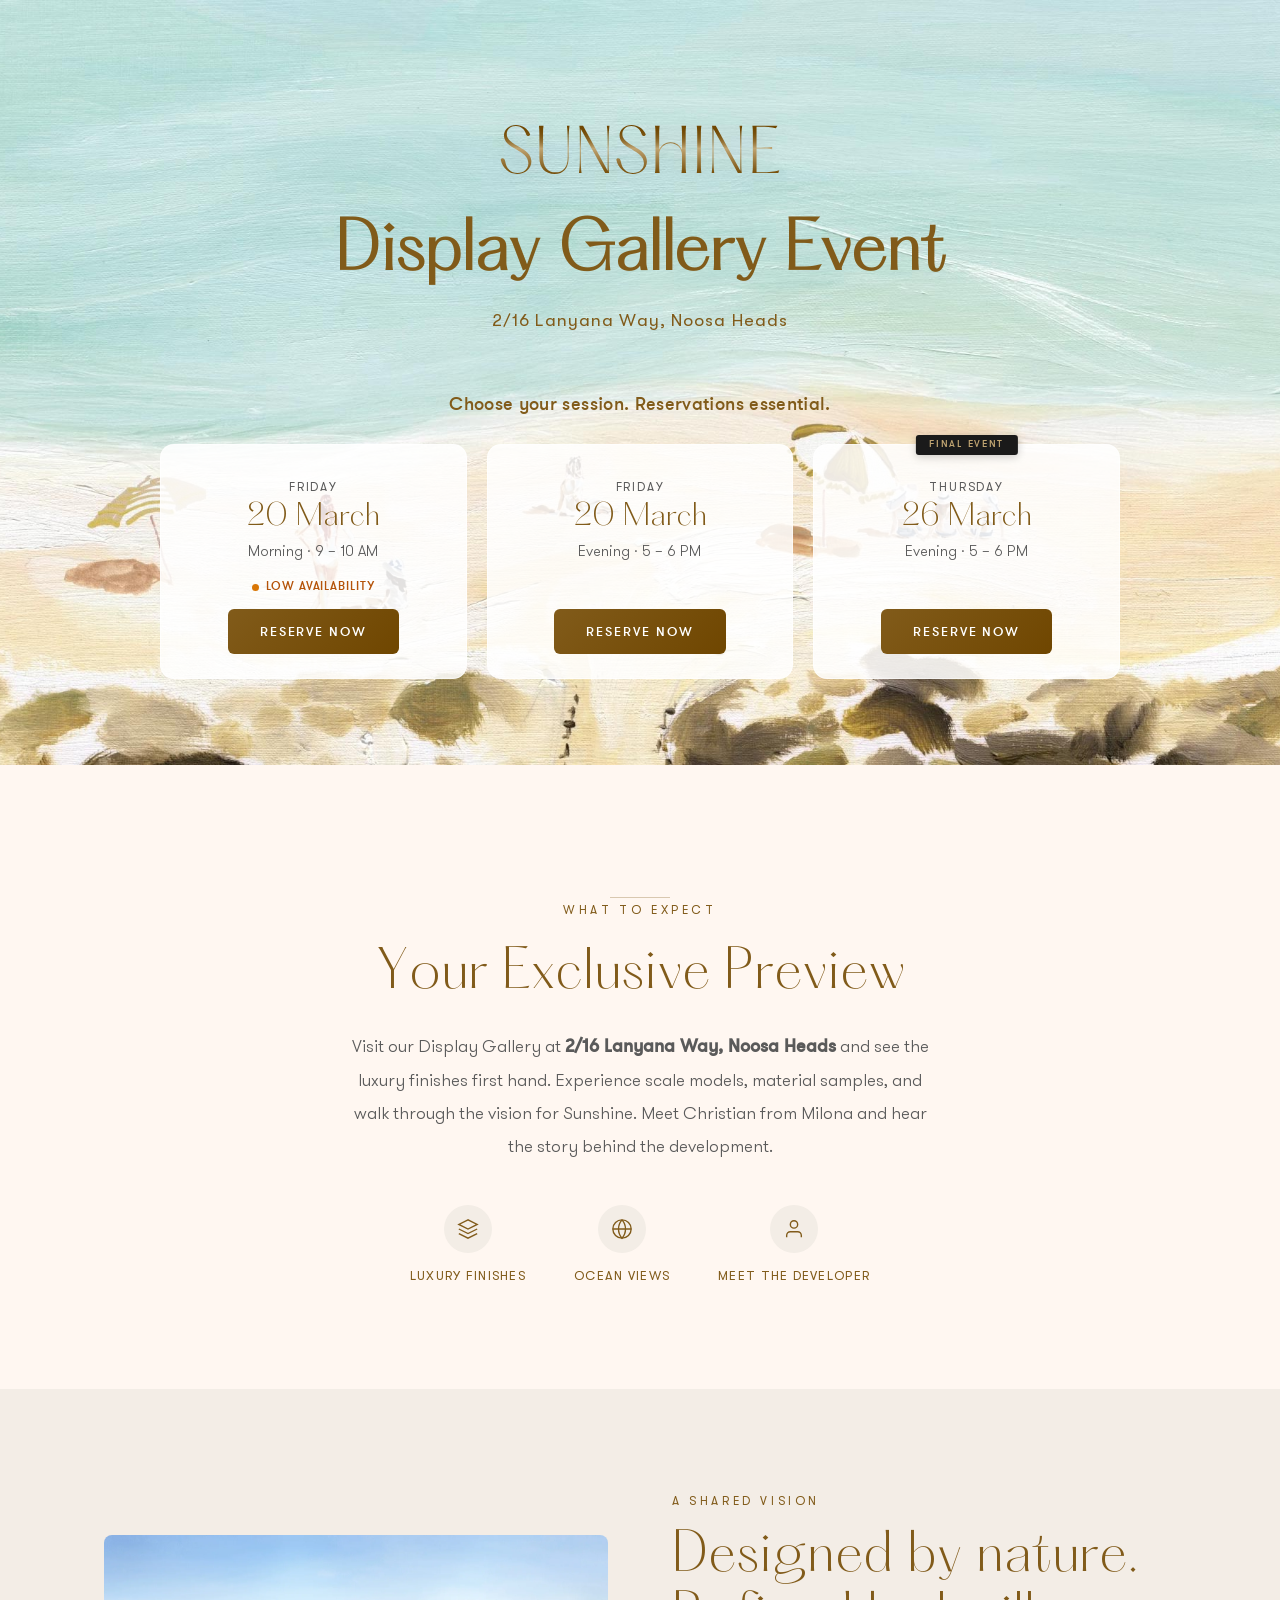
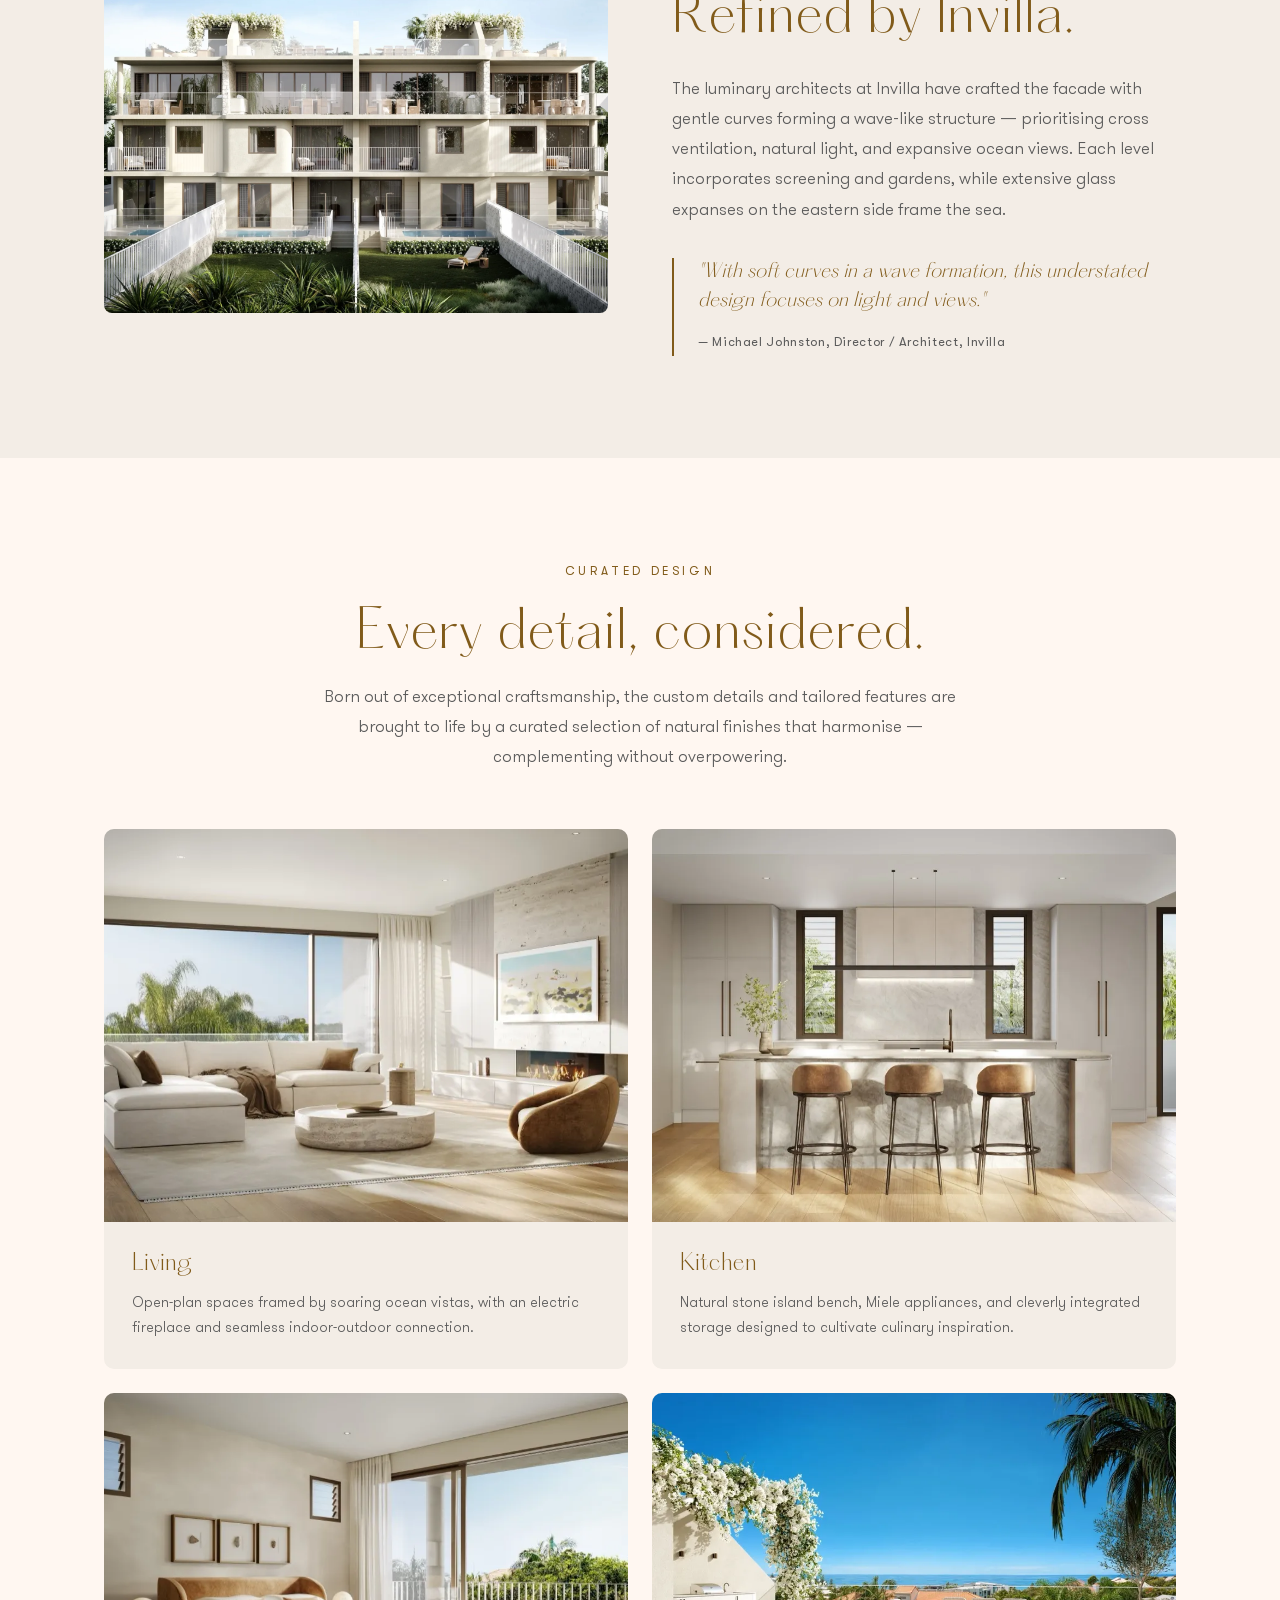
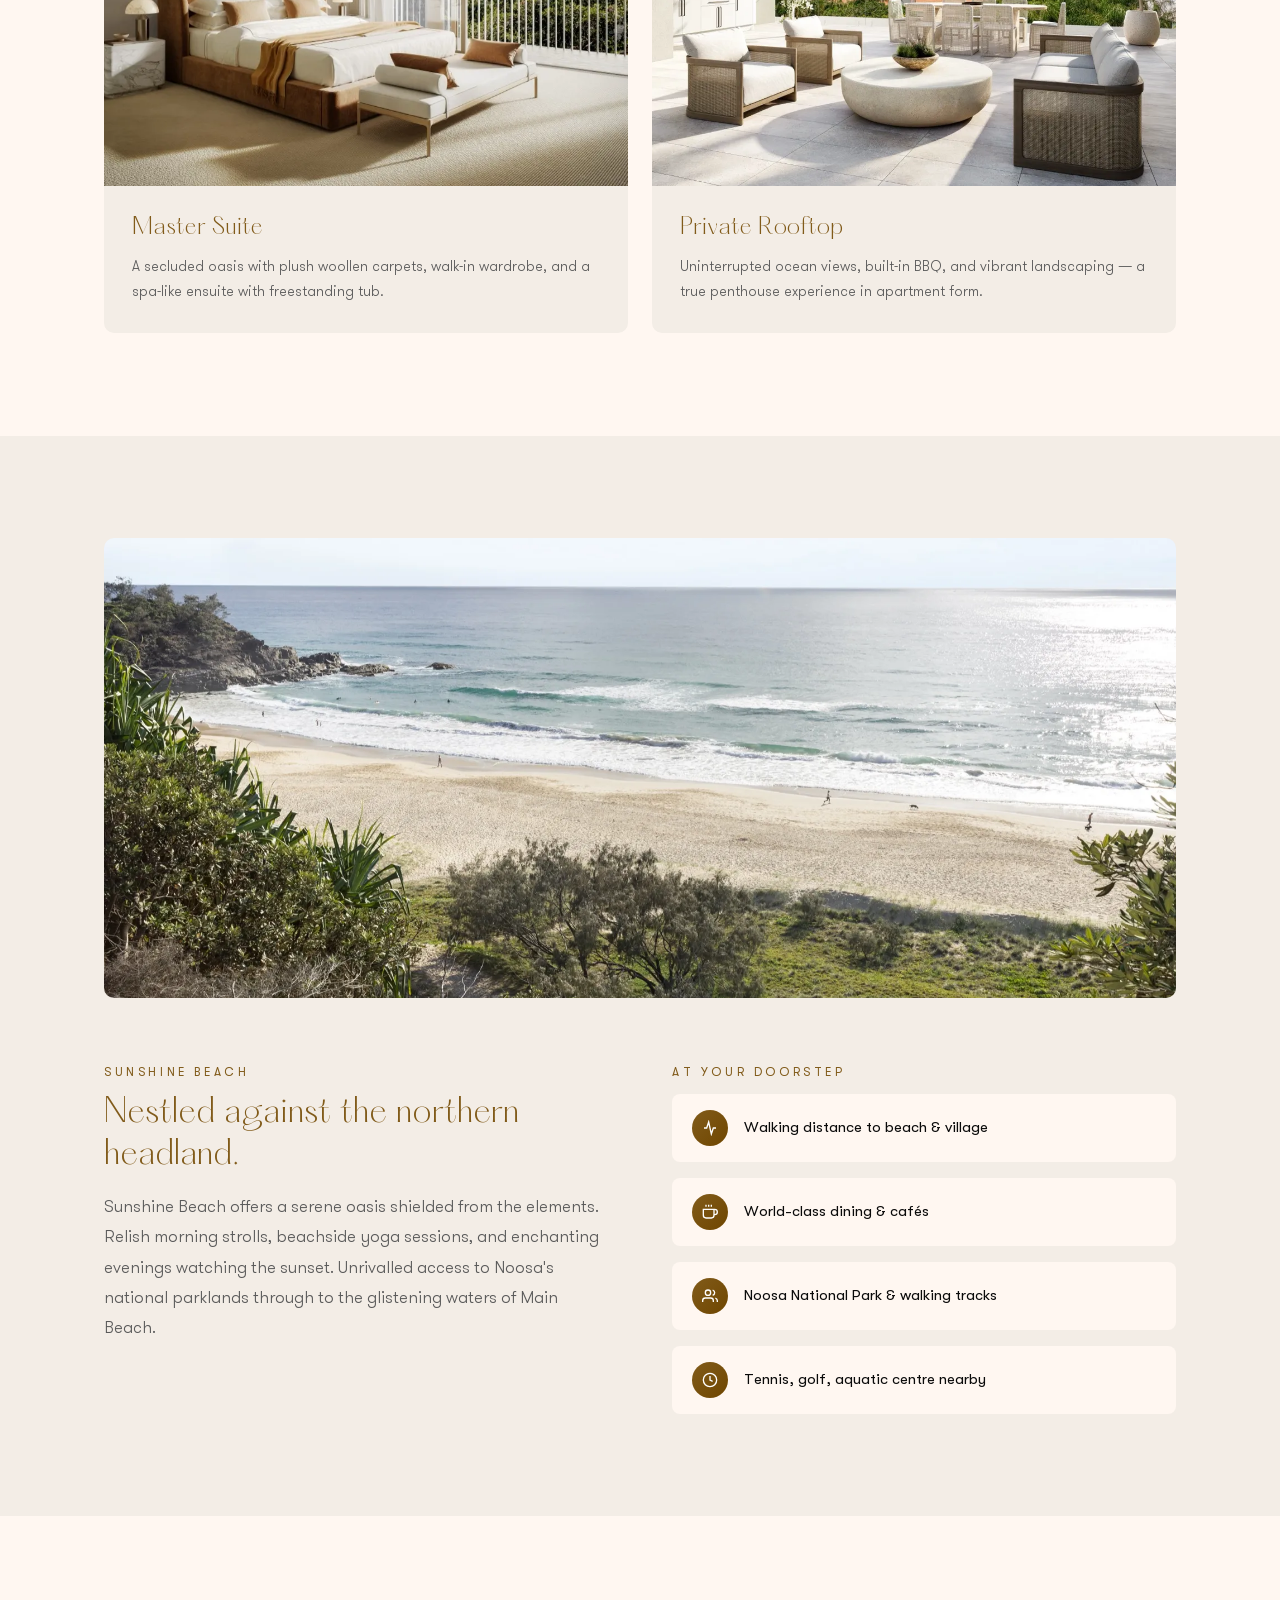
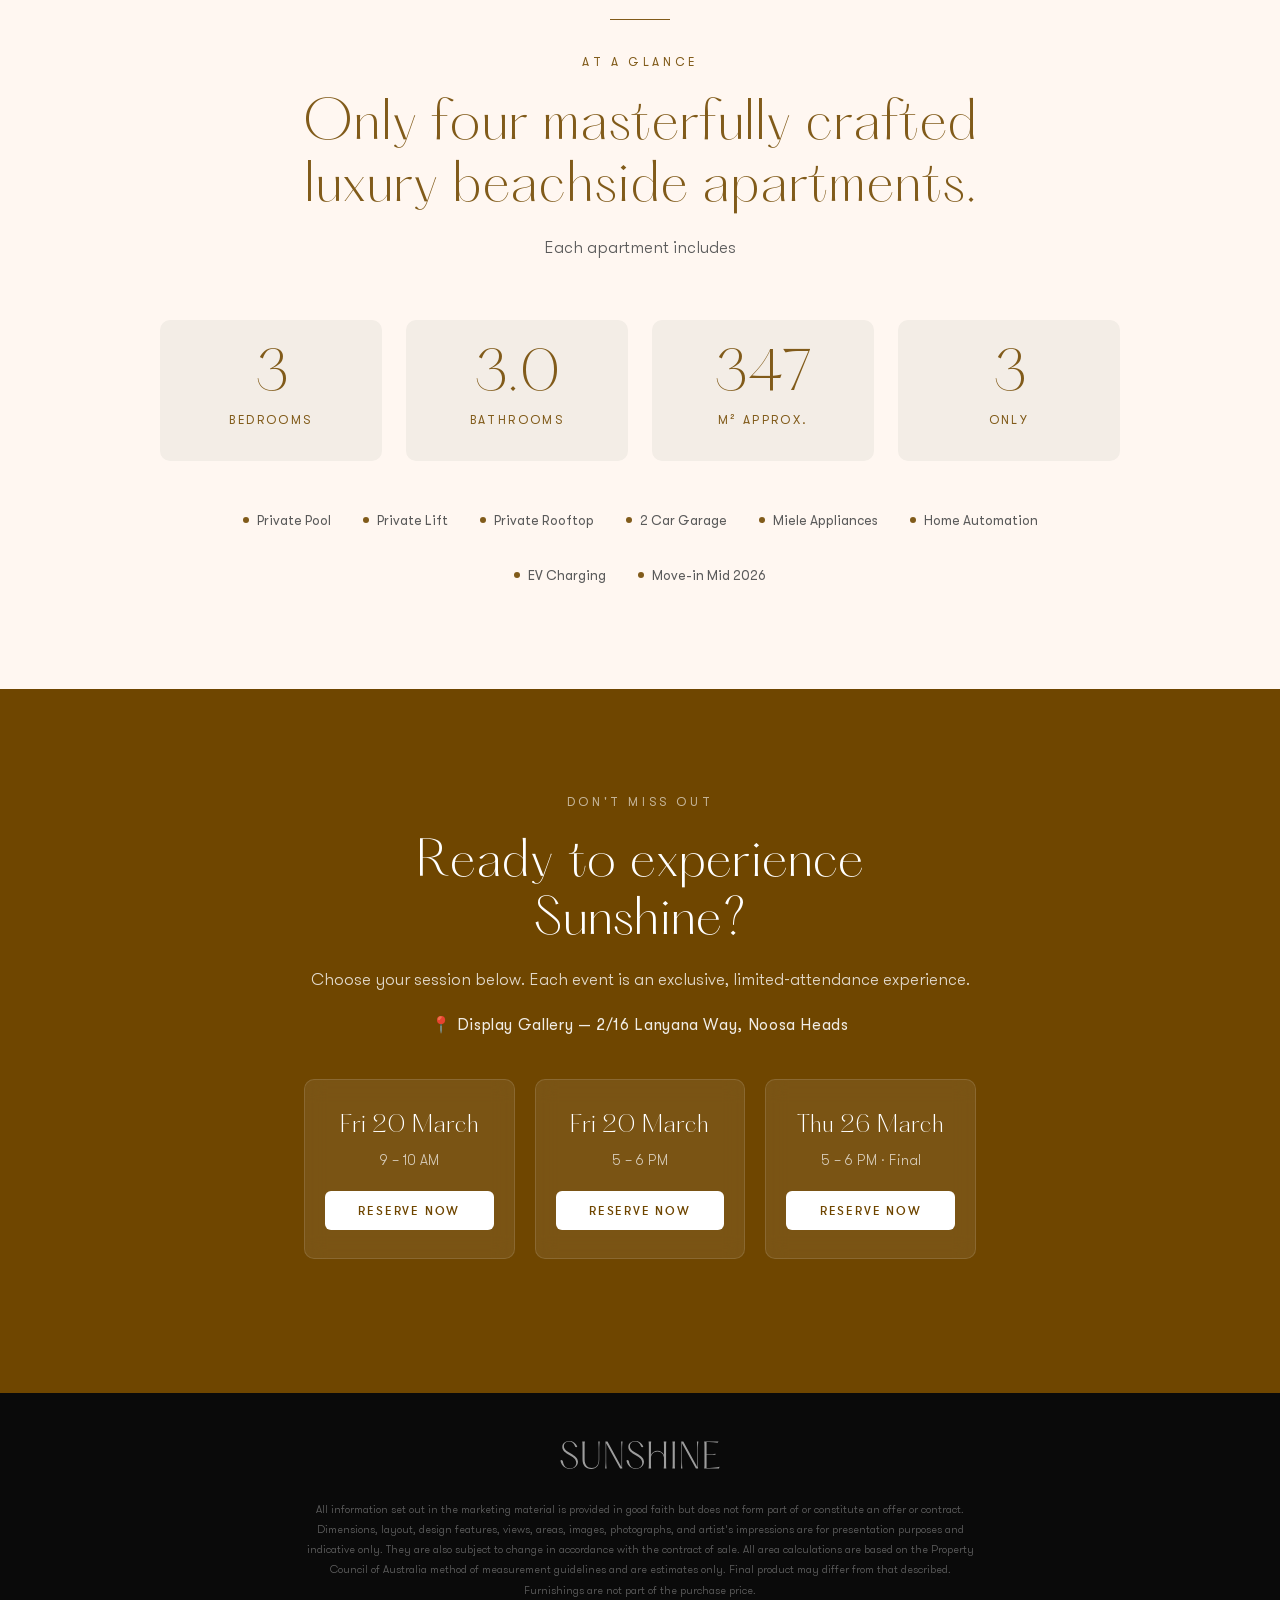
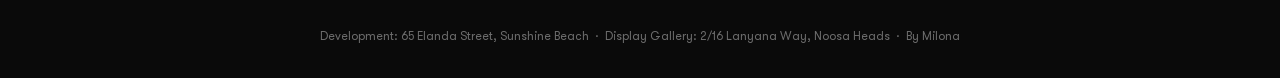
<file: index.html>
<!DOCTYPE html>
<html lang="en">

<head>
    <meta charset="UTF-8">
    <meta name="viewport" content="width=device-width, initial-scale=1.0">
    <title>Sunshine — Luxury Beachside Apartments | Sunshine Beach</title>
    <meta name="description"
        content="Experience Sunshine — four masterfully crafted luxury beachside apartments at Sunshine Beach. Book your exclusive event to see the luxury finishes first hand.">
    <link rel="stylesheet" href="styles.css">
</head>

<body>

    <!-- ================================================================
       SECTION 1 — HERO + EVENT BOOKING
       ================================================================ -->
    <section class="hero" id="hero">
        <video class="hero__video" autoplay muted playsinline loop preload="auto"
            poster="Images/Marketing Artwork/video_hero.jpg"
            src="https://player.vimeo.com/progressive_redirect/playback/893204620/rendition/1080p/file.mp4?loc=external&log_user=0&signature=73a6433feedd8781e34e41024101fb455274bf60e7bc1a5cc324f7f0a9c0e0bf"></video>
        <div class="hero__header">
            <img src="Images/Logos/hero_logo.svg" alt="Sunshine" class="hero__logo hero-animate">
            <h1 class="hero__headline hero-animate hero-animate--1"><strong>Display Gallery Event</strong></h1>
            <p class="hero__venue hero-animate hero-animate--2">2/16 Lanyana Way, Noosa Heads</p>
        </div>

        <p class="hero__subtitle hero-animate hero-animate--3 shimmer">Choose your session. Reservations essential.</p>

        <div class="hero__events hero-animate hero-animate--4">
            <div class="events">
                <div class="events__grid">
                    <!-- Event 1 — Morning -->
                    <div class="event-card">
                        <div class="event-card__day">Friday</div>
                        <div class="event-card__date">20 March</div>
                        <div class="event-card__time">Morning · 9 – 10 AM</div>
                        <div class="event-card__availability"><span class="availability-dot"></span> Low availability
                        </div>
                        <button class="btn btn--gold" id="cta-event-1" data-event="Friday 20 March · 9 – 10 AM">Reserve
                            Now</button>
                    </div>

                    <!-- Event 2 — Afternoon -->
                    <div class="event-card">
                        <div class="event-card__day">Friday</div>
                        <div class="event-card__date">20 March</div>
                        <div class="event-card__time">Evening · 5 – 6 PM</div>
                        <button class="btn btn--gold" id="cta-event-2" data-event="Friday 20 March · 5 – 6 PM">Reserve
                            Now</button>
                    </div>

                    <!-- Event 3 — Final Event -->
                    <div class="event-card">
                        <div class="event-card__badge">Final Event</div>
                        <div class="event-card__day">Thursday</div>
                        <div class="event-card__date">26 March</div>
                        <div class="event-card__time">Evening · 5 – 6 PM</div>
                        <button class="btn btn--gold" id="cta-event-3" data-event="Thursday 26 March · 5 – 6 PM">Reserve
                            Now</button>
                    </div>
                </div>
            </div>
        </div>
    </section>

    <!-- ================================================================
       SECTION 2 — WHAT TO EXPECT
       ================================================================ -->
    <section class="expect" id="expect">
        <div class="expect__inner">
            <div class="section-divider reveal"></div>
            <p class="section-label reveal">What To Expect</p>
            <h2 class="section-heading reveal">Your Exclusive Preview</h2>
            <p class="expect__text reveal">
                Visit our Display Gallery at <strong>2/16 Lanyana Way, Noosa Heads</strong> and see the luxury finishes
                first hand.
                Experience scale models, material samples, and walk through the vision for Sunshine.
                Meet Christian from Milona and hear the story behind the development.
            </p>
            <div class="expect__features reveal">
                <div class="expect__feature">
                    <div class="expect__feature-icon">
                        <svg viewBox="0 0 24 24">
                            <path d="M12 2L2 7l10 5 10-5-10-5zM2 17l10 5 10-5M2 12l10 5 10-5" />
                        </svg>
                    </div>
                    <span class="expect__feature-label">Luxury Finishes</span>
                </div>
                <div class="expect__feature">
                    <div class="expect__feature-icon">
                        <svg viewBox="0 0 24 24">
                            <circle cx="12" cy="12" r="10" />
                            <path d="M12 2a15 15 0 0 1 0 20 15 15 0 0 1 0-20M2 12h20" />
                        </svg>
                    </div>
                    <span class="expect__feature-label">Ocean Views</span>
                </div>
                <div class="expect__feature">
                    <div class="expect__feature-icon">
                        <svg viewBox="0 0 24 24">
                            <path d="M20 21v-2a4 4 0 0 0-4-4H8a4 4 0 0 0-4 4v2" />
                            <circle cx="12" cy="7" r="4" />
                        </svg>
                    </div>
                    <span class="expect__feature-label">Meet the Developer</span>
                </div>
            </div>
        </div>
    </section>

    <!-- ================================================================
       SECTION 3 — THE VISION
       ================================================================ -->
    <section class="vision" id="vision">
        <div class="container">
            <div class="vision__grid">
                <div class="vision__image reveal">
                    <picture>
                        <source srcset="Images/optimized/rear-facade.webp" type="image/webp">
                        <img src="Images/optimized/rear-facade.jpg"
                            alt="Sunshine Residences — Rear Facade Artist Impression" loading="lazy">
                    </picture>
                </div>
                <div class="vision__copy">
                    <p class="section-label reveal">A Shared Vision</p>
                    <h2 class="section-heading reveal">Designed by nature.<br>Refined by Invilla.</h2>
                    <p class="body-text reveal">
                        The luminary architects at Invilla have crafted the facade with gentle curves forming a
                        wave-like structure — prioritising cross ventilation, natural light, and expansive ocean views.
                        Each level incorporates screening and gardens, while extensive glass expanses on the eastern
                        side frame the sea.
                    </p>
                    <div class="vision__quote reveal">
                        <p>"With soft curves in a wave formation, this understated design focuses on light and views."
                        </p>
                        <cite>— Michael Johnston, Director / Architect, Invilla</cite>
                    </div>
                </div>
            </div>
        </div>
    </section>

    <!-- ================================================================
       SECTION 4 — CURATED INTERIORS
       ================================================================ -->
    <section class="interiors" id="interiors">
        <div class="container">
            <div class="interiors__header">
                <p class="section-label reveal">Curated Design</p>
                <h2 class="section-heading reveal">Every detail, considered.</h2>
                <p class="body-text reveal">
                    Born out of exceptional craftsmanship, the custom details and tailored features are brought to life
                    by a curated selection of natural finishes that harmonise — complementing without overpowering.
                </p>
            </div>

            <div class="interiors__grid">
                <!-- Living -->
                <div class="interior-card reveal">
                    <div class="interior-card__image">
                        <picture>
                            <source srcset="Images/optimized/living-room.webp" type="image/webp">
                            <img src="Images/optimized/living-room.jpg" alt="Artist Impression — Living Spaces"
                                loading="lazy">
                        </picture>
                    </div>
                    <div class="interior-card__body">
                        <h3 class="interior-card__title">Living</h3>
                        <p class="interior-card__desc">Open-plan spaces framed by soaring ocean vistas, with an electric
                            fireplace and seamless indoor-outdoor connection.</p>
                    </div>
                </div>

                <!-- Kitchen -->
                <div class="interior-card reveal reveal-delay-1">
                    <div class="interior-card__image">
                        <picture>
                            <source srcset="Images/optimized/kitchen.webp" type="image/webp">
                            <img src="Images/optimized/kitchen.jpg" alt="Artist Impression — Kitchen" loading="lazy">
                        </picture>
                    </div>
                    <div class="interior-card__body">
                        <h3 class="interior-card__title">Kitchen</h3>
                        <p class="interior-card__desc">Natural stone island bench, Miele appliances, and cleverly
                            integrated storage designed to cultivate culinary inspiration.</p>
                    </div>
                </div>

                <!-- Master Suite -->
                <div class="interior-card reveal reveal-delay-2">
                    <div class="interior-card__image">
                        <picture>
                            <source srcset="Images/optimized/master-bedroom.webp" type="image/webp">
                            <img src="Images/optimized/master-bedroom.jpg" alt="Artist Impression — Master Suite"
                                loading="lazy">
                        </picture>
                    </div>
                    <div class="interior-card__body">
                        <h3 class="interior-card__title">Master Suite</h3>
                        <p class="interior-card__desc">A secluded oasis with plush woollen carpets, walk-in wardrobe,
                            and a spa-like ensuite with freestanding tub.</p>
                    </div>
                </div>

                <!-- Rooftop -->
                <div class="interior-card reveal reveal-delay-3">
                    <div class="interior-card__image">
                        <picture>
                            <source srcset="Images/optimized/rooftop-day.webp" type="image/webp">
                            <img src="Images/optimized/rooftop-day.jpg" alt="Artist Impression — Private Rooftop"
                                loading="lazy">
                        </picture>
                    </div>
                    <div class="interior-card__body">
                        <h3 class="interior-card__title">Private Rooftop</h3>
                        <p class="interior-card__desc">Uninterrupted ocean views, built-in BBQ, and vibrant landscaping
                            — a true penthouse experience in apartment form.</p>
                    </div>
                </div>
            </div>
        </div>
    </section>

    <!-- ================================================================
       SECTION 5 — LOCATION & LIFESTYLE
       ================================================================ -->
    <section class="location" id="location">
        <div class="container">
            <div class="location__hero-image reveal">
                <picture>
                    <source srcset="Images/optimized/sunshine-beach.webp" type="image/webp">
                    <img src="Images/optimized/sunshine-beach.jpg" alt="Sunshine Beach — Aerial View" loading="lazy">
                </picture>
            </div>
            <div class="location__grid">
                <div class="location__col">
                    <p class="section-label reveal">Sunshine Beach</p>
                    <h2 class="section-subheading reveal">Nestled against the northern headland.</h2>
                    <p class="body-text reveal">
                        Sunshine Beach offers a serene oasis shielded from the elements. Relish morning strolls,
                        beachside yoga sessions, and enchanting evenings watching the sunset. Unrivalled access to
                        Noosa's national parklands through to the glistening waters of Main Beach.
                    </p>
                </div>
                <div class="location__col">
                    <p class="section-label reveal">At Your Doorstep</p>
                    <div class="location__highlights">
                        <div class="location__highlight reveal">
                            <div class="location__highlight-icon">
                                <svg viewBox="0 0 24 24">
                                    <path d="M3 12h4l3-9 4 18 3-9h4" />
                                </svg>
                            </div>
                            <span class="location__highlight-text">Walking distance to beach &amp; village</span>
                        </div>
                        <div class="location__highlight reveal reveal-delay-1">
                            <div class="location__highlight-icon">
                                <svg viewBox="0 0 24 24">
                                    <path d="M18 8h1a4 4 0 0 1 0 8h-1M2 8h16v9a4 4 0 0 1-4 4H6a4 4 0 0 1-4-4V8z" />
                                    <path d="M6 1v3M10 1v3M14 1v3" />
                                </svg>
                            </div>
                            <span class="location__highlight-text">World-class dining &amp; cafés</span>
                        </div>
                        <div class="location__highlight reveal reveal-delay-2">
                            <div class="location__highlight-icon">
                                <svg viewBox="0 0 24 24">
                                    <path d="M17 21v-2a4 4 0 0 0-4-4H5a4 4 0 0 0-4 4v2" />
                                    <circle cx="9" cy="7" r="4" />
                                    <path d="M23 21v-2a4 4 0 0 0-3-3.87M16 3.13a4 4 0 0 1 0 7.75" />
                                </svg>
                            </div>
                            <span class="location__highlight-text">Noosa National Park &amp; walking tracks</span>
                        </div>
                        <div class="location__highlight reveal reveal-delay-3">
                            <div class="location__highlight-icon">
                                <svg viewBox="0 0 24 24">
                                    <circle cx="12" cy="12" r="10" />
                                    <path d="M12 6v6l4 2" />
                                </svg>
                            </div>
                            <span class="location__highlight-text">Tennis, golf, aquatic centre nearby</span>
                        </div>
                    </div>
                </div>
            </div>
        </div>
    </section>

    <!-- ================================================================
       SECTION 6 — AT A GLANCE
       ================================================================ -->
    <section class="glance" id="glance">
        <div class="container">
            <div class="section-divider reveal"></div>
            <p class="section-label reveal">At a Glance</p>
            <h2 class="section-heading reveal">Only four masterfully crafted<br>luxury beachside apartments.</h2>
            <p class="glance__subtitle reveal">Each apartment includes</p>

            <div class="glance__grid">
                <div class="glance-stat reveal">
                    <div class="glance-stat__number">4</div>
                    <div class="glance-stat__label">Bedrooms</div>
                </div>
                <div class="glance-stat reveal reveal-delay-1">
                    <div class="glance-stat__number">3.5</div>
                    <div class="glance-stat__label">Bathrooms</div>
                </div>
                <div class="glance-stat reveal reveal-delay-2">
                    <div class="glance-stat__number">400</div>
                    <div class="glance-stat__label">m² approx.</div>
                </div>
                <div class="glance-stat reveal reveal-delay-3">
                    <div class="glance-stat__number">4</div>
                    <div class="glance-stat__label">Only</div>
                </div>
            </div>

            <div class="glance__inclusions reveal">
                <span class="glance__inclusion">Private Pool</span>
                <span class="glance__inclusion">Private Lift</span>
                <span class="glance__inclusion">Private Rooftop</span>
                <span class="glance__inclusion">2 Car Garage</span>
                <span class="glance__inclusion">Miele Appliances</span>
                <span class="glance__inclusion">Home Automation</span>
                <span class="glance__inclusion">EV Charging</span>
                <span class="glance__inclusion">Move-in Mid 2026</span>
            </div>
        </div>
    </section>

    <!-- ================================================================
       SECTION 7 — REPEAT EVENT CTA
       ================================================================ -->
    <section class="cta-repeat" id="book">
        <div class="cta-repeat__inner">
            <p class="section-label reveal">Don't Miss Out</p>
            <h2 class="cta-repeat__heading reveal">Ready to experience Sunshine?</h2>
            <p class="cta-repeat__text reveal">
                Choose your session below. Each event is an exclusive, limited-attendance experience.
            </p>
            <p class="cta-repeat__venue reveal">📍 Display Gallery — 2/16 Lanyana Way, Noosa Heads</p>
            <div class="cta-repeat__events">
                <div class="cta-card reveal">
                    <div class="cta-card__date">Fri 20 March</div>
                    <div class="cta-card__time">9 – 10 AM</div>
                    <button class="btn btn--primary" id="cta-bottom-event-1"
                        data-event="Friday 20 March · 9 – 10 AM">Reserve Now</button>
                </div>
                <div class="cta-card reveal reveal-delay-1">
                    <div class="cta-card__date">Fri 20 March</div>
                    <div class="cta-card__time">5 – 6 PM</div>
                    <button class="btn btn--primary" id="cta-bottom-event-2"
                        data-event="Friday 20 March · 5 – 6 PM">Reserve Now</button>
                </div>
                <div class="cta-card reveal reveal-delay-2">
                    <div class="cta-card__date">Thu 26 March</div>
                    <div class="cta-card__time">5 – 6 PM · Final</div>
                    <button class="btn btn--primary" id="cta-bottom-event-3"
                        data-event="Thursday 26 March · 5 – 6 PM">Reserve Now</button>
                </div>
            </div>
        </div>
    </section>

    <!-- ================================================================
       SECTION 8 — FOOTER
       ================================================================ -->
    <footer class="footer" id="footer">
        <img src="Images/Logos/hero_logo.svg" alt="Sunshine" class="footer__logo">
        <p class="footer__disclaimer">
            All information set out in the marketing material is provided in good faith but does not form part of or
            constitute an offer or contract. Dimensions, layout, design features, views, areas, images, photographs, and
            artist's impressions are for presentation purposes and indicative only. They are also subject to change in
            accordance with the contract of sale. All area calculations are based on the Property Council of Australia
            method of measurement guidelines and are estimates only. Final product may differ from that described.
            Furnishings are not part of the purchase price.
        </p>
        <p class="footer__credits">Development: 65 Elanda Street, Sunshine Beach &nbsp;·&nbsp; Display Gallery: 2/16
            Lanyana Way, Noosa Heads &nbsp;·&nbsp; By Milona</p>
    </footer>

    <!-- ================================================================
       BOOKING MODAL
       ================================================================ -->
    <div class="modal" id="booking-modal" aria-hidden="true" role="dialog" aria-labelledby="modal-title">
        <div class="modal__backdrop"></div>
        <div class="modal__card">
            <button class="modal__close" aria-label="Close">&times;</button>

            <!-- Form State -->
            <div class="modal__form-state" id="modal-form-state">
                <p class="section-label">Reserve Now</p>
                <h2 class="modal__title" id="modal-title">Display Gallery Event</h2>
                <p class="modal__event-date" id="modal-event-date"></p>

                <form id="booking-form" novalidate>
                    <div class="form-group">
                        <label for="field-name">Full Name</label>
                        <input type="text" id="field-name" name="name" required autocomplete="name"
                            placeholder="Your full name" inputmode="text">
                    </div>
                    <div class="form-group">
                        <label for="field-email">Email Address</label>
                        <input type="email" id="field-email" name="email" required autocomplete="email"
                            placeholder="you@example.com" inputmode="email">
                    </div>
                    <div class="form-group">
                        <label for="field-phone">Phone</label>
                        <input type="tel" id="field-phone" name="phone" required autocomplete="tel"
                            placeholder="04XX XXX XXX" inputmode="tel">
                    </div>
                    <div class="form-group">
                        <label>Number of People</label>
                        <input type="hidden" id="field-reservations" name="reservations" value="">
                        <div class="people-picker" id="people-picker">
                            <button type="button" class="people-picker__btn" data-value="1">1</button>
                            <button type="button" class="people-picker__btn" data-value="2">2</button>
                            <button type="button" class="people-picker__btn" data-value="3">3</button>
                            <button type="button" class="people-picker__btn" data-value="4">4</button>
                        </div>
                    </div>
                    <p class="modal__consent">By submitting, you agree to our <a href="privacy-policy.html"
                            target="_blank">Privacy Policy</a>.</p>
                    <button type="submit" class="btn btn--gold modal__submit" id="modal-submit">
                        <span class="modal__submit-text">Confirm Reservation</span>
                        <span class="modal__submit-loading" aria-hidden="true">
                            <svg class="spinner" viewBox="0 0 24 24">
                                <circle cx="12" cy="12" r="10"></circle>
                            </svg>
                            Submitting…
                        </span>
                    </button>
                </form>
            </div>

            <!-- Success State -->
            <div class="modal__success-state" id="modal-success-state" aria-hidden="true">
                <div class="modal__success-icon">
                    <svg viewBox="0 0 24 24">
                        <path d="M20 6L9 17l-5-5"></path>
                    </svg>
                </div>
                <h2 class="modal__title">You're In.</h2>
                <p class="modal__success-text">We've reserved your spot. You'll receive a confirmation email shortly
                    with all the details.</p>
                <p class="modal__success-event" id="modal-success-event"></p>
                <button class="btn btn--outline modal__done">Done</button>
            </div>
        </div>
    </div>

    <!-- Persistent Reserve Now CTA -->
    <button class="sticky-cta" id="sticky-cta" aria-label="Reserve Now">Reserve Now</button>

    <script src="script.js"></script>
</body>

</html>
</file>
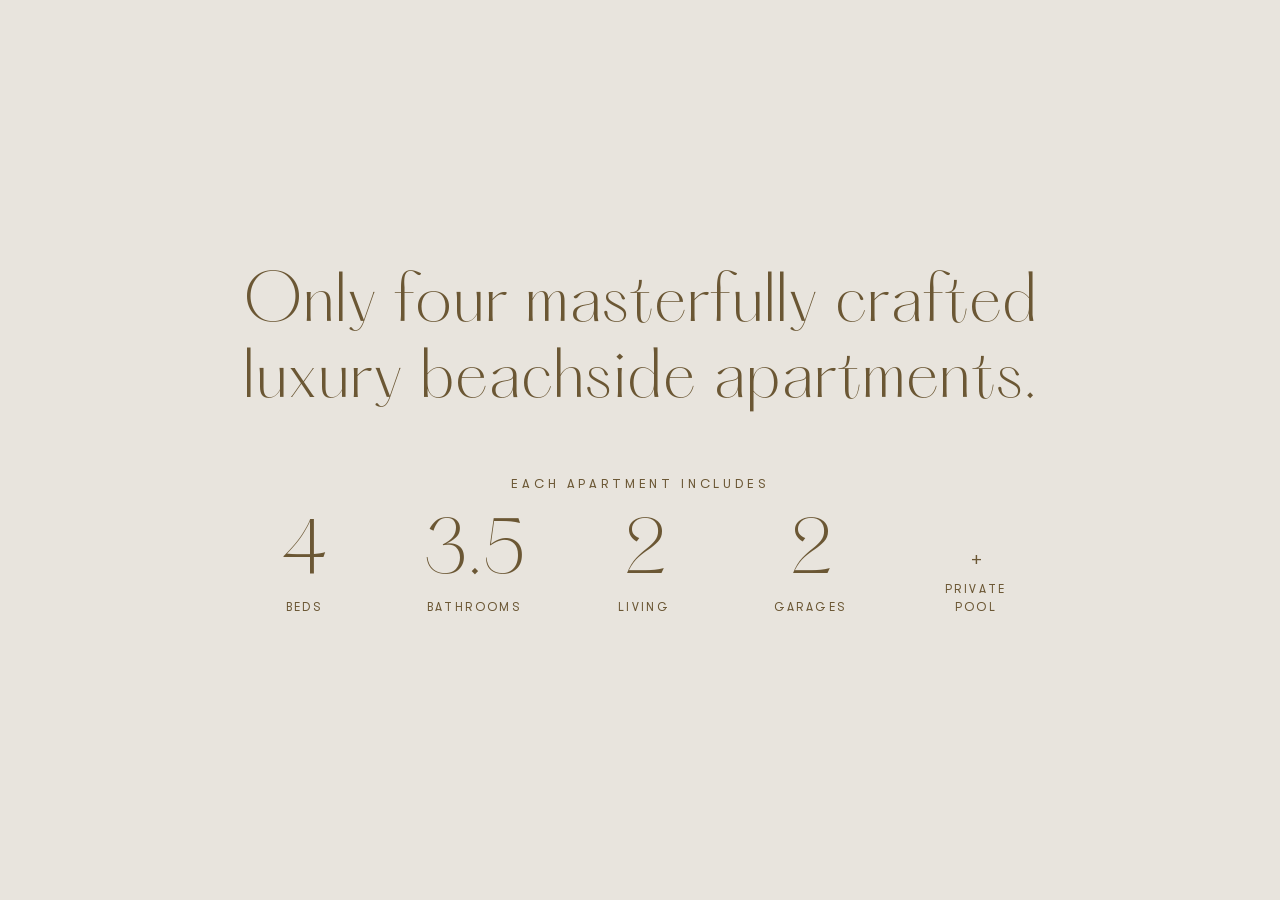
<file: apartment-features.html>
<!DOCTYPE html>
<html lang="en">

<head>
  <meta charset="UTF-8">
  <meta name="viewport" content="width=device-width, initial-scale=1.0">
  <title>Sunshine — Only Four Masterfully Crafted</title>
  <style>
    /* ——— Font Faces ——— */
    @font-face {
      font-family: 'Hatton';
      src: url('Fonts/Hatton-Light.woff2') format('woff2');
      font-weight: 300;
      font-style: normal;
      font-display: swap;
    }

    @font-face {
      font-family: 'GT Walsheim';
      src: url('Fonts/GT-Walsheim-Regular.woff2') format('woff2');
      font-weight: 400;
      font-style: normal;
      font-display: swap;
    }

    @font-face {
      font-family: 'GT Walsheim';
      src: url('Fonts/gt-walsheim-medium-web.woff2') format('woff2');
      font-weight: 500;
      font-style: normal;
      font-display: swap;
    }

    @font-face {
      font-family: 'GT Walsheim';
      src: url('Fonts/GTWalsheimPro-Light.woff2') format('woff2');
      font-weight: 300;
      font-style: normal;
      font-display: swap;
    }

    /* ——— Reset & Base ——— */
    *,
    *::before,
    *::after {
      margin: 0;
      padding: 0;
      box-sizing: border-box;
    }

    :root {
      --color-brown: #6B5734;
      --color-bg: #E8E4DD;
      --font-serif: 'Hatton', 'Georgia', serif;
      --font-sans: 'GT Walsheim', 'Helvetica Neue', Arial, sans-serif;
    }

    body {
      background-color: var(--color-bg);
      display: flex;
      justify-content: center;
      align-items: center;
      min-height: 100vh;
      padding: 2rem;
    }

    /* ——— Description Section ——— */
    .description-section {
      width: 100%;
      max-width: 1100px;
      text-align: center;
      padding: 5rem 2rem 6rem;
    }

    /* ——— Large Headline ——— */
    .description-headline {
      font-family: var(--font-serif);
      font-weight: 300;
      font-size: clamp(2.2rem, 5vw, 3.8rem);
      line-height: 1.25;
      color: var(--color-brown);
      margin-bottom: 3.5rem;
      max-width: 850px;
      margin-left: auto;
      margin-right: auto;
    }

    /* ——— Features Sub-section ——— */
    .features-heading {
      font-family: var(--font-sans);
      font-weight: 400;
      font-size: 0.8rem;
      letter-spacing: 0.3em;
      text-transform: uppercase;
      color: var(--color-brown);
      margin-bottom: 2rem;
    }

    .features-grid {
      display: flex;
      justify-content: center;
      align-items: flex-end;
      gap: 3.5rem;
    }

    .feature-item {
      display: flex;
      flex-direction: column;
      align-items: center;
      justify-content: flex-end;
      min-width: 110px;
      padding: 0 0.5rem;
    }

    .feature-number {
      font-family: var(--font-serif);
      font-weight: 300;
      font-size: 4.2rem;
      line-height: 1;
      color: var(--color-brown);
      margin-bottom: 0.5rem;
    }

    .feature-plus {
      font-family: var(--font-sans);
      font-weight: 300;
      font-size: 1.4rem;
      line-height: 1;
      color: var(--color-brown);
      margin-bottom: 0.5rem;
    }

    .feature-label {
      font-family: var(--font-sans);
      font-weight: 400;
      font-size: 0.75rem;
      letter-spacing: 0.2em;
      text-transform: uppercase;
      color: var(--color-brown);
      line-height: 1.5;
    }

    /* ——— Responsive ——— */
    @media (max-width: 768px) {
      .description-headline {
        font-size: 2rem;
        margin-bottom: 2.5rem;
      }

      .features-grid {
        flex-wrap: wrap;
        gap: 2.5rem 1.5rem;
      }

      .feature-item {
        min-width: 100px;
      }

      .feature-number {
        font-size: 3.2rem;
      }
    }

    @media (max-width: 480px) {
      .description-section {
        padding: 3rem 1.5rem 4rem;
      }

      .description-headline {
        font-size: 1.6rem;
      }

      .features-grid {
        gap: 2rem 0;
      }

      .feature-item {
        flex: 0 0 33.33%;
        min-width: unset;
      }

      .feature-number {
        font-size: 2.8rem;
      }

      .features-heading {
        font-size: 0.7rem;
        letter-spacing: 0.25em;
      }
    }
  </style>
</head>

<body>

  <section class="description-section">
    <h1 class="description-headline">Only four masterfully crafted luxury beachside apartments.</h1>

    <h2 class="features-heading">Each Apartment Includes</h2>

    <div class="features-grid">
      <div class="feature-item">
        <span class="feature-number">4</span>
        <span class="feature-label">Beds</span>
      </div>

      <div class="feature-item">
        <span class="feature-number">3.5</span>
        <span class="feature-label">Bathrooms</span>
      </div>

      <div class="feature-item">
        <span class="feature-number">2</span>
        <span class="feature-label">Living</span>
      </div>

      <div class="feature-item">
        <span class="feature-number">2</span>
        <span class="feature-label">Garages</span>
      </div>

      <div class="feature-item">
        <span class="feature-plus">+</span>
        <span class="feature-label">Private<br>Pool</span>
      </div>
    </div>
  </section>

</body>

</html>
</file>
<file: styles.css>
/* ================================================================
   SUNSHINE — Landing Page Styles
   ================================================================ */

/* ——— Font Faces ——— */
@font-face {
  font-family: 'Hatton';
  src: url('Fonts/Hatton-Light.woff2') format('woff2');
  font-weight: 300;
  font-style: normal;
  font-display: swap;
}

@font-face {
  font-family: 'GT Walsheim';
  src: url('Fonts/GTWalsheimPro-Light.woff2') format('woff2');
  font-weight: 300;
  font-style: normal;
  font-display: swap;
}

@font-face {
  font-family: 'GT Walsheim';
  src: url('Fonts/GT-Walsheim-Regular.woff2') format('woff2');
  font-weight: 400;
  font-style: normal;
  font-display: swap;
}

@font-face {
  font-family: 'GT Walsheim';
  src: url('Fonts/gt-walsheim-medium-web.woff2') format('woff2');
  font-weight: 500;
  font-style: normal;
  font-display: swap;
}

/* ——— Reset & Tokens ——— */
*,
*::before,
*::after {
  margin: 0;
  padding: 0;
  box-sizing: border-box;
}

:root {
  --color-bg: #FFF7F1;
  --color-bg-alt: #F3EDE6;
  --color-primary: #815B1A;
  --color-accent: #6F4600;
  --color-text: #0A0A0A;
  --color-text-light: #5A5A5A;
  --color-white: #FFFFFF;
  --color-cream: #E8E4DD;
  --color-gold-gradient-start: #C0A471;
  --color-gold-gradient-end: #6F4600;

  --font-serif: 'Hatton', 'Georgia', serif;
  --font-sans: 'GT Walsheim', 'Helvetica Neue', Arial, sans-serif;

  --max-width: 1200px;
  --section-pad: clamp(4rem, 8vw, 8rem);
  --section-pad-x: clamp(1.5rem, 5vw, 4rem);
}

html {
  scroll-behavior: smooth;
  -webkit-font-smoothing: antialiased;
  -moz-osx-font-smoothing: grayscale;
}

body {
  background-color: var(--color-bg);
  color: var(--color-text);
  font-family: var(--font-sans);
  font-weight: 300;
  font-size: 1rem;
  line-height: 1.7;
  overflow-x: hidden;
}

img {
  max-width: 100%;
  height: auto;
  display: block;
}

a {
  color: inherit;
  text-decoration: none;
}

/* ——— Utilities ——— */
.container {
  width: 100%;
  max-width: var(--max-width);
  margin: 0 auto;
  padding: 0 var(--section-pad-x);
}

.section-label {
  font-family: var(--font-sans);
  font-weight: 400;
  font-size: 0.75rem;
  letter-spacing: 0.3em;
  text-transform: uppercase;
  color: var(--color-primary);
  margin-bottom: 1.5rem;
}

.section-heading {
  font-family: var(--font-serif);
  font-weight: 300;
  font-size: clamp(2rem, 4vw, 3.2rem);
  line-height: 1.2;
  color: var(--color-primary);
}

.section-subheading {
  font-family: var(--font-serif);
  font-weight: 300;
  font-size: clamp(1.4rem, 2.5vw, 2rem);
  line-height: 1.3;
  color: var(--color-primary);
}

.body-text {
  font-family: var(--font-sans);
  font-weight: 300;
  font-size: 1.05rem;
  line-height: 1.8;
  color: var(--color-text-light);
  max-width: 640px;
}

/* ——— Scroll Reveal ——— */
.reveal {
  opacity: 0;
  transform: translateY(30px);
  transition: opacity 0.8s cubic-bezier(0.25, 0.46, 0.45, 0.94),
              transform 0.8s cubic-bezier(0.25, 0.46, 0.45, 0.94);
}

.reveal.visible {
  opacity: 1;
  transform: translateY(0);
}

.reveal-delay-1 { transition-delay: 0.1s; }
.reveal-delay-2 { transition-delay: 0.2s; }
.reveal-delay-3 { transition-delay: 0.3s; }
.reveal-delay-4 { transition-delay: 0.4s; }

/* ================================================================
   SECTION 1 — HERO + EVENT BOOKING
   ================================================================ */
.hero {
  position: relative;
  display: flex;
  flex-direction: column;
  justify-content: center;
  align-items: center;
  min-height: 85vh;
  min-height: 85svh;
  background: #1a1510;
  overflow: hidden;
}

.hero__video {
  position: absolute;
  top: 0;
  left: 0;
  width: 100%;
  height: 100%;
  object-fit: cover;
  object-position: center top;
  z-index: 0;
}


.hero > *:not(.hero__video) {
  position: relative;
  z-index: 2;
}

.hero__header {
  text-align: center;
  padding: clamp(3rem, 6vw, 5rem) var(--section-pad-x) clamp(1.5rem, 3vw, 2.5rem);
  width: 100%;
  max-width: 960px;
  margin: 0 auto;
  flex-shrink: 0;
}

.hero__logo {
  width: clamp(180px, 25vw, 280px);
  margin: 0 auto 2.5rem;
  filter: drop-shadow(0 2px 12px rgba(0, 0, 0, 0.15));
}

.hero__headline {
  font-family: var(--font-serif);
  font-weight: 300;
  font-size: clamp(2.6rem, 5.4vw, 4rem);
  line-height: 1.25;
  color: var(--color-primary);
  margin-bottom: 0.75rem;
}

.hero__subtitle {
  font-family: var(--font-sans);
  font-weight: 500;
  font-size: clamp(0.95rem, 1.4vw, 1.1rem);
  line-height: 1.7;
  margin-bottom: 0;
  letter-spacing: 0.02em;
  text-align: center;
  color: #815B1A;
  animation: subtitlePulse 2.5s ease-in-out infinite;
}

@keyframes subtitlePulse {
  0%, 100% {
    color: #815B1A;
    opacity: 0.85;
  }
  50% {
    color: #d4a94e;
    opacity: 1;
  }
}

.hero__venue {
  font-family: var(--font-sans);
  font-weight: 400;
  font-size: clamp(0.96rem, 1.44vw, 1.1rem);
  color: var(--color-primary);
  margin-top: 0.3rem;
  margin-bottom: 1rem;
  letter-spacing: 0.06em;
}

.hero__events {
  margin-top: 1.5rem;
  padding: 0 var(--section-pad-x) clamp(1.5rem, 3vw, 2.5rem);
  width: 100%;
}

/* ——— Frosted Glass Backdrop ——— */
.hero__events-backdrop {
  background: rgba(255, 255, 255, 0.12);
  backdrop-filter: blur(20px) saturate(1.3);
  -webkit-backdrop-filter: blur(20px) saturate(1.3);
  border: 1px solid rgba(255, 255, 255, 0.2);
  border-radius: 20px;
  padding: clamp(1.25rem, 2.5vw, 2rem);
  max-width: 1040px;
  margin: 0 auto;
}

/* ——— Event Cards ——— */
.events {
  width: 100%;
  padding: 0;
}

.events__grid {
  display: grid;
  grid-template-columns: repeat(3, 1fr);
  gap: 1.25rem;
  max-width: 960px;
  margin: 0 auto;
}

.event-card {
  display: flex;
  flex-direction: column;
  align-items: center;
  background: rgba(255, 255, 255, 0.85);
  backdrop-filter: blur(8px);
  -webkit-backdrop-filter: blur(8px);
  border: 1px solid rgba(255, 255, 255, 0.5);
  border-radius: 14px;
  padding: 1.5rem 1.25rem;
  text-align: center;
  color: var(--color-text);
  transition: transform 0.3s ease, box-shadow 0.3s ease, background 0.3s ease;
  position: relative;
}

.event-card .btn {
  margin-top: auto;
}

.event-card:hover {
  transform: translateY(-4px);
  background: rgba(255, 255, 255, 0.95);
  box-shadow: 0 16px 40px rgba(129, 91, 26, 0.12);
}

.event-card__badge {
  position: absolute;
  top: -10px;
  left: 50%;
  transform: translateX(-50%);
  right: auto;
  background: #1a1a1a;
  color: var(--color-gold-gradient-start);
  font-family: var(--font-sans);
  font-weight: 500;
  font-size: 0.6rem;
  letter-spacing: 0.18em;
  text-transform: uppercase;
  padding: 0.35rem 0.85rem;
  border-radius: 3px;
  box-shadow: 0 2px 8px rgba(0, 0, 0, 0.2);
  z-index: 3;
  line-height: 1;
}

.event-card__day {
  font-family: var(--font-sans);
  font-weight: 400;
  font-size: 0.75rem;
  letter-spacing: 0.15em;
  text-transform: uppercase;
  color: var(--color-text-light);
  margin-top: 0.5rem;
  margin-bottom: 0.25rem;
}

.event-card__date {
  font-family: var(--font-serif);
  font-weight: 300;
  font-size: 1.8rem;
  line-height: 1.2;
  margin-bottom: 0.25rem;
  color: var(--color-primary);
}

.event-card__time {
  font-family: var(--font-sans);
  font-weight: 300;
  font-size: 0.95rem;
  color: var(--color-text-light);
  margin-bottom: 0.75rem;
}

.event-card__availability {
  display: inline-flex;
  align-items: center;
  gap: 0.45rem;
  font-family: var(--font-sans);
  font-weight: 500;
  font-size: 0.72rem;
  letter-spacing: 0.08em;
  text-transform: uppercase;
  color: #b45309;
  margin-bottom: 0.75rem;
}

.availability-dot {
  width: 7px;
  height: 7px;
  border-radius: 50%;
  background: #d97706;
  display: inline-block;
  animation: availability-pulse 2.5s ease-in-out infinite;
  box-shadow: 0 0 0 0 rgba(217, 119, 6, 0.4);
}

@keyframes availability-pulse {
  0%, 100% {
    opacity: 1;
    box-shadow: 0 0 0 0 rgba(217, 119, 6, 0.4);
  }
  50% {
    opacity: 0.7;
    box-shadow: 0 0 0 4px rgba(217, 119, 6, 0);
  }
}

/* ——— Hero Entrance Animations ——— */
.hero-animate {
  opacity: 0;
  transform: translateY(20px);
  animation: heroFadeIn 0.9s cubic-bezier(0.25, 0.46, 0.45, 0.94) forwards;
}

.hero-animate--1 { animation-delay: 0.15s; }
.hero-animate--2 { animation-delay: 0.30s; }
.hero-animate--3 { animation-delay: 0.45s; }
.hero-animate--4 { animation-delay: 0.60s; }

@keyframes heroFadeIn {
  to {
    opacity: 1;
    transform: translateY(0);
  }
}

/* ——— CTA Buttons ——— */
.btn {
  display: inline-block;
  font-family: var(--font-sans);
  font-weight: 500;
  font-size: 0.8rem;
  letter-spacing: 0.15em;
  text-transform: uppercase;
  padding: 0.9rem 2rem;
  border: none;
  border-radius: 6px;
  cursor: pointer;
  transition: all 0.3s ease;
  text-decoration: none;
}

.btn--primary {
  background: var(--color-white);
  color: var(--color-accent);
}

.btn--primary:hover {
  background: var(--color-cream);
  transform: translateY(-2px);
  box-shadow: 0 8px 24px rgba(0,0,0,0.15);
}

.btn--gold {
  background: linear-gradient(135deg, var(--color-primary), var(--color-accent));
  color: var(--color-white);
}

.btn--gold:hover {
  filter: brightness(1.1);
  transform: translateY(-2px);
  box-shadow: 0 8px 24px rgba(111, 70, 0, 0.3);
}

.btn--outline {
  background: transparent;
  color: var(--color-primary);
  border: 1.5px solid var(--color-primary);
}

.btn--outline:hover {
  background: var(--color-primary);
  color: var(--color-white);
  transform: translateY(-2px);
}

/* ================================================================
   SECTION 2 — WHAT TO EXPECT
   ================================================================ */
.expect {
  padding: var(--section-pad) 0;
  text-align: center;
}

.expect__inner {
  max-width: 720px;
  margin: 0 auto;
  padding: 0 var(--section-pad-x);
}

.expect .section-heading {
  margin-bottom: 1.5rem;
}

.expect__text {
  font-family: var(--font-sans);
  font-weight: 300;
  font-size: 1.1rem;
  line-height: 1.9;
  color: var(--color-text-light);
  margin-bottom: 2rem;
}

.expect__features {
  display: flex;
  justify-content: center;
  gap: 3rem;
  flex-wrap: wrap;
  margin-top: 2.5rem;
}

.expect__feature {
  display: flex;
  flex-direction: column;
  align-items: center;
  gap: 0.75rem;
}

.expect__feature-icon {
  width: 48px;
  height: 48px;
  display: flex;
  align-items: center;
  justify-content: center;
  border-radius: 50%;
  background: var(--color-bg-alt);
  color: var(--color-primary);
}

.expect__feature-icon svg {
  width: 22px;
  height: 22px;
  stroke: currentColor;
  fill: none;
  stroke-width: 1.5;
}

.expect__feature-label {
  font-family: var(--font-sans);
  font-weight: 400;
  font-size: 0.8rem;
  letter-spacing: 0.1em;
  text-transform: uppercase;
  color: var(--color-primary);
}

/* ================================================================
   SECTION 3 — THE VISION
   ================================================================ */
.vision {
  padding: var(--section-pad) 0;
  background: var(--color-bg-alt);
}

.vision__grid {
  display: grid;
  grid-template-columns: 1fr 1fr;
  gap: 4rem;
  align-items: center;
}

.vision__image {
  border-radius: 8px;
  overflow: hidden;
  aspect-ratio: 4 / 3;
}

.vision__image img {
  width: 100%;
  height: 100%;
  object-fit: cover;
  transition: transform 0.6s ease;
}

.vision__image:hover img {
  transform: scale(1.03);
}

.vision__copy .section-label {
  margin-bottom: 1rem;
}

.vision__copy .section-heading {
  margin-bottom: 1.5rem;
}

.vision__copy .body-text {
  margin-bottom: 2rem;
}

.vision__quote {
  position: relative;
  padding-left: 1.5rem;
  border-left: 2px solid var(--color-primary);
}

.vision__quote p {
  font-family: var(--font-serif);
  font-weight: 300;
  font-size: 1.15rem;
  line-height: 1.6;
  color: var(--color-primary);
  font-style: italic;
  margin-bottom: 0.75rem;
}

.vision__quote cite {
  font-family: var(--font-sans);
  font-weight: 400;
  font-size: 0.8rem;
  letter-spacing: 0.05em;
  color: var(--color-text-light);
  font-style: normal;
}

/* ================================================================
   SECTION 4 — CURATED INTERIORS
   ================================================================ */
.interiors {
  padding: var(--section-pad) 0;
}

.interiors__header {
  text-align: center;
  max-width: 700px;
  margin: 0 auto 3.5rem;
}

.interiors__header .section-heading {
  margin-bottom: 1rem;
}

.interiors__header .body-text {
  margin: 0 auto;
  text-align: center;
}

.interiors__grid {
  display: grid;
  grid-template-columns: repeat(2, 1fr);
  gap: 1.5rem;
}

.interior-card {
  border-radius: 10px;
  overflow: hidden;
  background: var(--color-bg-alt);
  transition: transform 0.3s ease, box-shadow 0.3s ease;
}

.interior-card:hover {
  transform: translateY(-4px);
  box-shadow: 0 12px 32px rgba(129, 91, 26, 0.08);
}

.interior-card__image {
  aspect-ratio: 4 / 3;
  overflow: hidden;
}

.interior-card__image img {
  width: 100%;
  height: 100%;
  object-fit: cover;
  transition: transform 0.6s ease;
}

.interior-card:hover .interior-card__image img {
  transform: scale(1.03);
}

.interior-card__body {
  padding: 1.5rem 1.75rem 1.75rem;
}

.interior-card__title {
  font-family: var(--font-serif);
  font-weight: 300;
  font-size: 1.4rem;
  color: var(--color-primary);
  margin-bottom: 0.5rem;
}

.interior-card__desc {
  font-family: var(--font-sans);
  font-weight: 300;
  font-size: 0.9rem;
  color: var(--color-text-light);
  line-height: 1.7;
}

/* ================================================================
   SECTION 5 — LOCATION & LIFESTYLE
   ================================================================ */
.location {
  padding: var(--section-pad) 0;
  background: var(--color-bg-alt);
}

.location__hero-image {
  width: 100%;
  aspect-ratio: 21 / 9;
  border-radius: 10px;
  overflow: hidden;
  margin-bottom: 4rem;
}

.location__hero-image img {
  width: 100%;
  height: 100%;
  object-fit: cover;
}

.location__grid {
  display: grid;
  grid-template-columns: 1fr 1fr;
  gap: 4rem;
}

.location__col .section-label {
  margin-bottom: 0.75rem;
}

.location__col .section-subheading {
  margin-bottom: 1rem;
}

.location__col .body-text {
  margin-bottom: 2rem;
}

.location__highlights {
  display: flex;
  flex-direction: column;
  gap: 1rem;
}

.location__highlight {
  display: flex;
  align-items: center;
  gap: 1rem;
  padding: 1rem 1.25rem;
  background: var(--color-bg);
  border-radius: 8px;
  transition: transform 0.3s ease;
}

.location__highlight:hover {
  transform: translateX(4px);
}

.location__highlight-icon {
  width: 36px;
  height: 36px;
  border-radius: 50%;
  background: linear-gradient(135deg, var(--color-primary), var(--color-accent));
  display: flex;
  align-items: center;
  justify-content: center;
  flex-shrink: 0;
}

.location__highlight-icon svg {
  width: 16px;
  height: 16px;
  stroke: var(--color-white);
  fill: none;
  stroke-width: 2;
}

.location__highlight-text {
  font-family: var(--font-sans);
  font-weight: 400;
  font-size: 0.95rem;
  color: var(--color-text);
}

/* ================================================================
   SECTION 6 — AT A GLANCE
   ================================================================ */
.glance {
  padding: var(--section-pad) 0;
  text-align: center;
}

.glance .section-heading {
  margin-bottom: 1rem;
}

.glance__subtitle {
  font-family: var(--font-sans);
  font-weight: 300;
  font-size: 1.05rem;
  color: var(--color-text-light);
  margin-bottom: 3.5rem;
}

.glance__grid {
  display: grid;
  grid-template-columns: repeat(4, 1fr);
  gap: 1.5rem;
  max-width: 960px;
  margin: 0 auto 3rem;
}

.glance-stat {
  padding: 2rem 1rem;
  border-radius: 10px;
  background: var(--color-bg-alt);
  transition: transform 0.3s ease, box-shadow 0.3s ease;
}

.glance-stat:hover {
  transform: translateY(-4px);
  box-shadow: 0 12px 32px rgba(129, 91, 26, 0.08);
}

.glance-stat__number {
  font-family: var(--font-serif);
  font-weight: 300;
  font-size: 3.2rem;
  line-height: 1;
  color: var(--color-primary);
  margin-bottom: 0.5rem;
}

.glance-stat__label {
  font-family: var(--font-sans);
  font-weight: 400;
  font-size: 0.75rem;
  letter-spacing: 0.2em;
  text-transform: uppercase;
  color: var(--color-primary);
  line-height: 1.5;
}

.glance__inclusions {
  display: flex;
  justify-content: center;
  gap: 2rem;
  flex-wrap: wrap;
  max-width: 800px;
  margin: 0 auto;
}

.glance__inclusion {
  display: flex;
  align-items: center;
  gap: 0.5rem;
  font-family: var(--font-sans);
  font-weight: 400;
  font-size: 0.85rem;
  color: var(--color-text-light);
}

.glance__inclusion::before {
  content: '';
  display: block;
  width: 6px;
  height: 6px;
  border-radius: 50%;
  background: var(--color-primary);
  flex-shrink: 0;
}

/* ================================================================
   SECTION 7 — REPEAT EVENT CTA
   ================================================================ */
.cta-repeat {
  padding: var(--section-pad) 0;
  background: var(--color-accent);
  color: var(--color-white);
  text-align: center;
}

.cta-repeat__inner {
  max-width: 800px;
  margin: 0 auto;
  padding: 0 var(--section-pad-x);
}

.cta-repeat .section-label {
  color: rgba(255, 255, 255, 0.6);
}

.cta-repeat__heading {
  font-family: var(--font-serif);
  font-weight: 300;
  font-size: clamp(2rem, 4vw, 3rem);
  line-height: 1.2;
  margin-bottom: 1rem;
}

.cta-repeat__text {
  font-family: var(--font-sans);
  font-weight: 300;
  font-size: 1.05rem;
  color: rgba(255, 255, 255, 0.8);
  margin-bottom: 1rem;
}

.cta-repeat__venue {
  font-family: var(--font-sans);
  font-weight: 400;
  font-size: 1rem;
  color: rgba(255, 255, 255, 0.9);
  margin-bottom: 2.5rem;
  letter-spacing: 0.04em;
}

.cta-repeat__events {
  display: grid;
  grid-template-columns: repeat(3, 1fr);
  gap: 1.25rem;
  margin-bottom: 2rem;
}

.cta-card {
  background: rgba(255, 255, 255, 0.08);
  backdrop-filter: blur(10px);
  -webkit-backdrop-filter: blur(10px);
  border: 1px solid rgba(255, 255, 255, 0.12);
  border-radius: 10px;
  padding: 1.75rem 1.25rem;
  transition: background 0.3s ease, transform 0.3s ease;
}

.cta-card:hover {
  background: rgba(255, 255, 255, 0.14);
  transform: translateY(-3px);
}

.cta-card__date {
  font-family: var(--font-serif);
  font-weight: 300;
  font-size: 1.4rem;
  margin-bottom: 0.25rem;
}

.cta-card__time {
  font-family: var(--font-sans);
  font-weight: 300;
  font-size: 0.9rem;
  color: rgba(255,255,255,0.7);
  margin-bottom: 1rem;
}

.cta-card .btn--primary {
  width: 100%;
  font-size: 0.75rem;
  padding: 0.75rem 1.5rem;
}

/* ================================================================
   SECTION 8 — FOOTER
   ================================================================ */
.footer {
  padding: 3rem 0 2rem;
  background: var(--color-text);
  color: rgba(255, 255, 255, 0.5);
  text-align: center;
}

.footer__logo {
  width: 160px;
  margin: 0 auto 2rem;
  filter: brightness(0) invert(1);
  opacity: 0.6;
}

.footer__disclaimer {
  font-family: var(--font-sans);
  font-weight: 300;
  font-size: 0.7rem;
  line-height: 1.8;
  max-width: 800px;
  margin: 0 auto 1.5rem;
  padding: 0 var(--section-pad-x);
  color: rgba(255, 255, 255, 0.35);
}

.footer__credits {
  font-family: var(--font-sans);
  font-weight: 400;
  font-size: 0.75rem;
  color: rgba(255, 255, 255, 0.4);
}

/* ================================================================
   DIVIDER
   ================================================================ */
.section-divider {
  width: 60px;
  height: 1px;
  background: var(--color-primary);
  opacity: 0.3;
  margin: 0 auto 2rem;
}

/* ================================================================
   BOOKING MODAL
   ================================================================ */
.modal {
  position: fixed;
  inset: 0;
  z-index: 1000;
  display: flex;
  align-items: center;
  justify-content: center;
  opacity: 0;
  visibility: hidden;
  transition: opacity 0.35s ease, visibility 0.35s ease;
}

.modal.is-open {
  opacity: 1;
  visibility: visible;
}

.modal__backdrop {
  position: absolute;
  inset: 0;
  background: rgba(10, 10, 10, 0.55);
  backdrop-filter: blur(8px);
  -webkit-backdrop-filter: blur(8px);
}

.modal__card {
  position: relative;
  background: var(--color-bg);
  border-radius: 16px;
  width: 90%;
  max-width: 480px;
  max-height: 90vh;
  overflow-y: auto;
  padding: 3rem 2.5rem;
  box-shadow: 0 24px 64px rgba(0, 0, 0, 0.2);
  transform: translateY(24px);
  transition: transform 0.4s cubic-bezier(0.25, 0.46, 0.45, 0.94);
}

.modal.is-open .modal__card {
  transform: translateY(0);
}

.modal__close {
  position: absolute;
  top: 1rem;
  right: 1.25rem;
  background: none;
  border: none;
  font-size: 1.6rem;
  color: var(--color-text-light);
  cursor: pointer;
  width: 36px;
  height: 36px;
  display: flex;
  align-items: center;
  justify-content: center;
  border-radius: 50%;
  transition: background 0.2s ease, color 0.2s ease;
}

.modal__close:hover {
  background: var(--color-bg-alt);
  color: var(--color-text);
}

.modal__title {
  font-family: var(--font-serif);
  font-weight: 300;
  font-size: clamp(1.5rem, 3vw, 2rem);
  line-height: 1.3;
  color: var(--color-primary);
  margin-bottom: 0.25rem;
}

.modal__event-date {
  font-family: var(--font-sans);
  font-weight: 400;
  font-size: 0.85rem;
  color: var(--color-text-light);
  margin-bottom: 2rem;
  letter-spacing: 0.02em;
}

/* ——— Form Fields ——— */
.form-group {
  margin-bottom: 1.25rem;
}

.form-group label {
  display: block;
  font-family: var(--font-sans);
  font-weight: 400;
  font-size: 0.75rem;
  letter-spacing: 0.1em;
  text-transform: uppercase;
  color: var(--color-primary);
  margin-bottom: 0.4rem;
}

.form-group input,
.form-group select {
  width: 100%;
  padding: 0.85rem 1rem;
  font-family: var(--font-sans);
  font-weight: 300;
  font-size: 0.95rem;
  color: var(--color-text);
  background: var(--color-white);
  border: 1.5px solid var(--color-cream);
  border-radius: 8px;
  outline: none;
  transition: border-color 0.25s ease, box-shadow 0.25s ease;
  -webkit-appearance: none;
  appearance: none;
}

.form-group input::placeholder {
  color: #B5B0A8;
}

.form-group input:focus,
.form-group select:focus {
  border-color: var(--color-primary);
  box-shadow: 0 0 0 3px rgba(129, 91, 26, 0.1);
}

.form-group input.is-invalid,
.form-group select.is-invalid {
  border-color: #C0392B;
  box-shadow: 0 0 0 3px rgba(192, 57, 43, 0.1);
}

/* ——— People Picker Buttons ——— */
.people-picker {
  display: grid;
  grid-template-columns: repeat(4, 1fr);
  gap: 0.6rem;
}

.people-picker__btn {
  padding: 0.85rem 0;
  font-family: var(--font-sans);
  font-weight: 500;
  font-size: 1.05rem;
  color: var(--color-text);
  background: var(--color-white);
  border: 1.5px solid var(--color-cream);
  border-radius: 8px;
  cursor: pointer;
  transition: all 0.2s ease;
  -webkit-tap-highlight-color: transparent;
}

.people-picker__btn:hover {
  border-color: var(--color-primary);
  color: var(--color-primary);
}

.people-picker__btn.is-active {
  background: var(--color-primary);
  border-color: var(--color-primary);
  color: var(--color-white);
  box-shadow: 0 2px 8px rgba(129, 91, 26, 0.25);
}

.people-picker.is-invalid .people-picker__btn {
  border-color: #C0392B;
}

/* ——— Privacy Consent ——— */
.modal__consent {
  font-family: var(--font-sans);
  font-size: 0.72rem;
  color: var(--color-text-light);
  text-align: center;
  margin-top: 0.75rem;
  margin-bottom: 0;
  opacity: 0.7;
  line-height: 1.5;
}

.modal__consent a {
  color: var(--color-primary);
  text-decoration: underline;
  text-underline-offset: 2px;
}

.modal__consent a:hover {
  opacity: 0.8;
}

/* ——— Submit Button ——— */
.modal__submit {
  width: 100%;
  margin-top: 0.5rem;
  position: relative;
  display: flex;
  align-items: center;
  justify-content: center;
  gap: 0.5rem;
}

.modal__submit-loading {
  display: none;
  align-items: center;
  gap: 0.5rem;
}

.modal__submit.is-loading .modal__submit-text {
  display: none;
}

.modal__submit.is-loading .modal__submit-loading {
  display: flex;
}

.spinner {
  width: 18px;
  height: 18px;
  animation: spin 0.8s linear infinite;
}

.spinner circle {
  fill: none;
  stroke: var(--color-white);
  stroke-width: 2.5;
  stroke-dasharray: 48;
  stroke-dashoffset: 36;
  stroke-linecap: round;
}

@keyframes spin {
  to { transform: rotate(360deg); }
}

/* ——— Success State ——— */
.modal__success-state {
  display: none;
  text-align: center;
}

.modal__success-state[aria-hidden="false"] {
  display: block;
}

.modal__form-state[aria-hidden="true"] {
  display: none;
}

.modal__success-icon {
  width: 64px;
  height: 64px;
  border-radius: 50%;
  background: linear-gradient(135deg, var(--color-primary), var(--color-accent));
  display: flex;
  align-items: center;
  justify-content: center;
  margin: 0 auto 1.5rem;
  animation: scaleIn 0.4s cubic-bezier(0.34, 1.56, 0.64, 1);
}

.modal__success-icon svg {
  width: 28px;
  height: 28px;
  stroke: var(--color-white);
  fill: none;
  stroke-width: 2.5;
  stroke-linecap: round;
  stroke-linejoin: round;
  stroke-dasharray: 30;
  stroke-dashoffset: 30;
  animation: drawCheck 0.5s 0.3s ease forwards;
}

@keyframes scaleIn {
  from { transform: scale(0); }
  to { transform: scale(1); }
}

@keyframes drawCheck {
  to { stroke-dashoffset: 0; }
}

.modal__success-state .modal__title {
  margin-bottom: 0.75rem;
}

.modal__success-text {
  font-family: var(--font-sans);
  font-weight: 300;
  font-size: 1rem;
  color: var(--color-text-light);
  line-height: 1.7;
  margin-bottom: 0.5rem;
}

.modal__success-event {
  font-family: var(--font-sans);
  font-weight: 500;
  font-size: 0.85rem;
  color: var(--color-primary);
  margin-bottom: 2rem;
  letter-spacing: 0.02em;
}

.modal__done {
  min-width: 140px;
}

/* ================================================================
   RESPONSIVE
   ================================================================ */
@media (max-width: 1024px) {
  .vision__grid {
    gap: 3rem;
  }

  .interiors__grid {
    gap: 1rem;
  }

  .location__grid {
    gap: 3rem;
  }
}

@media (max-width: 768px) {
  .hero {
    min-height: 100vh;
    min-height: 100svh;
  }

  .hero__events-backdrop {
    border-radius: 16px;
    padding: 1rem;
  }

  .events__grid {
    grid-template-columns: 1fr;
    max-width: 400px;
  }

  .vision__grid {
    grid-template-columns: 1fr;
    gap: 2rem;
  }

  .vision__image {
    order: -1;
  }

  .interiors__grid {
    grid-template-columns: 1fr;
    max-width: 560px;
    margin: 0 auto;
  }

  .location__hero-image {
    aspect-ratio: 16 / 9;
  }

  .location__grid {
    grid-template-columns: 1fr;
    gap: 2.5rem;
  }

  .glance__grid {
    grid-template-columns: repeat(2, 1fr);
  }

  .cta-repeat__events {
    grid-template-columns: 1fr;
    max-width: 380px;
    margin-left: auto;
    margin-right: auto;
    margin-bottom: 2rem;
  }

  .expect__features {
    gap: 2rem;
  }


  .modal__card {
    width: 95%;
    padding: 2.5rem 1.75rem;
  }
}

@media (max-width: 480px) {
  .hero__header {
    padding: 2rem 1rem 1.5rem;
  }

  .events {
    padding: 0 1rem;
  }

  .glance__grid {
    grid-template-columns: 1fr 1fr;
    gap: 1rem;
  }

  .glance-stat {
    padding: 1.5rem 0.75rem;
  }

  .glance-stat__number {
    font-size: 2.4rem;
  }

  .glance__inclusions {
    gap: 1rem 1.5rem;
  }

  .event-card {
    padding: 1.5rem 1.25rem;
  }
}

/* ================================================================
   STICKY RESERVE CTA
   ================================================================ */
.sticky-cta {
  position: fixed;
  top: 1.25rem;
  right: 2rem;
  transform: translateY(-20px);
  z-index: 900;
  font-family: var(--font-sans);
  font-weight: 500;
  font-size: 0.8rem;
  letter-spacing: 0.15em;
  text-transform: uppercase;
  padding: 0.9rem 2rem;
  border: none;
  border-radius: 6px;
  cursor: pointer;
  background: linear-gradient(135deg, var(--color-primary), var(--color-accent));
  color: var(--color-white);
  box-shadow: 0 8px 28px rgba(111, 70, 0, 0.35);
  opacity: 0;
  pointer-events: none;
  transition: opacity 0.4s ease, transform 0.4s ease, box-shadow 0.3s ease;
  overflow: hidden;
}

.sticky-cta::after {
  content: '';
  position: absolute;
  top: 0;
  left: -100%;
  width: 60%;
  height: 100%;
  background: linear-gradient(
    120deg,
    transparent 0%,
    rgba(255, 255, 255, 0.25) 50%,
    transparent 100%
  );
  transform: skewX(-20deg);
}

.sticky-cta.is-visible {
  opacity: 1;
  transform: translateY(0);
  pointer-events: auto;
}

.sticky-cta.is-visible::after {
  animation: stickyCta-shine 4s ease-in-out infinite;
}

@keyframes stickyCta-shine {
  0% { left: -100%; }
  30% { left: 150%; }
  100% { left: 150%; }
}

.sticky-cta:hover {
  filter: brightness(1.1);
  transform: translateY(-2px);
  box-shadow: 0 12px 36px rgba(111, 70, 0, 0.45);
}

.sticky-cta.is-visible:hover {
  transform: translateY(-2px);
}

@media (max-width: 600px) {
  .sticky-cta {
    bottom: 1.25rem;
    right: 1.25rem;
    padding: 0.85rem 1.75rem;
    font-size: 0.75rem;
  }
}
</file>
